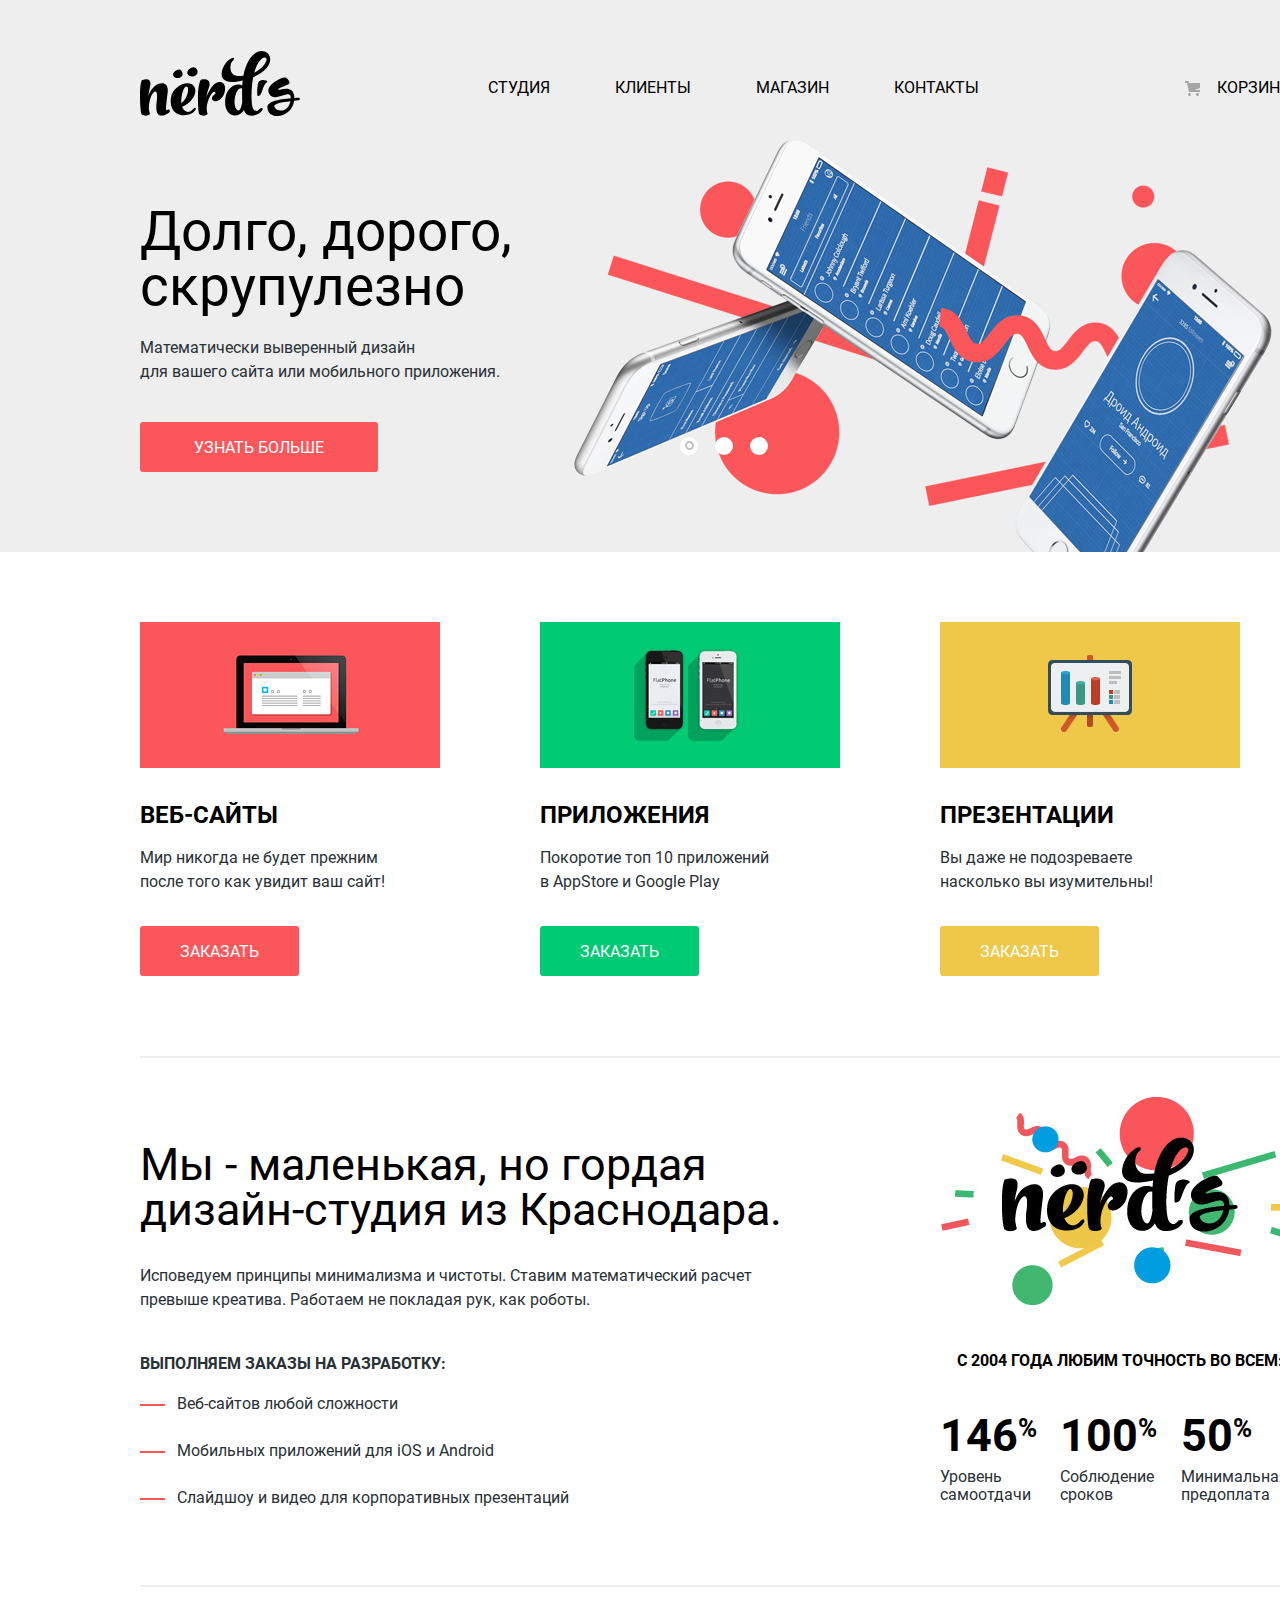
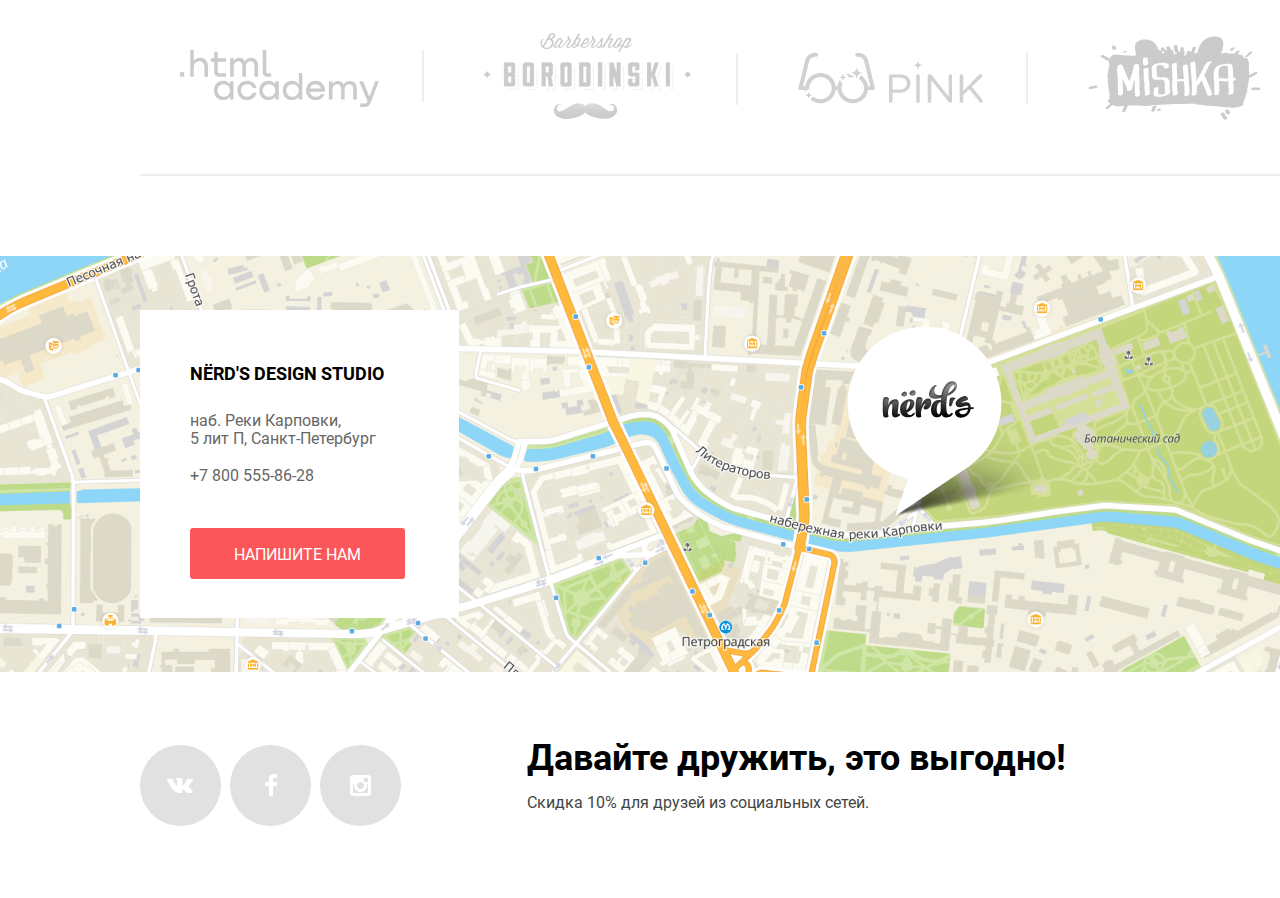
<file: index.html>
<!DOCTYPE html>
<html class="page" lang="ru">
  <head>
    <meta charset="utf-8">
    <link rel="stylesheet" href="/css/normalize.css">
    <link rel="stylesheet" href="/css/style.css">
    <link rel="icon" href="/favicon.ico">
    <link rel="icon" href="img/favicon/favicon.svg" type="image/svg+xml">
    <link rel="apple-touch-icon" href="img/favicon/favicon180.png">
    <link rel="manifest" href="manifest.webmanifest">
    <title>Нёрдс</title>
  </head>

  <body class="page-body">

    <header class="main-header main-bg">
      <nav class="main-navigation">
        <div class="container">
        <div class="main-navigation-wrapper">
        <a class="main-header-logo" href="index.html">
          <img src="img/logo/nerds-logo.svg" width="160" height="65" alt="Логотип сайта НЕРДС">
        </a>
          <ul class="site-navigation clear-list">
            <li><a href="blank.html">Студия</a></li>
            <li><a href="blank.html">Клиенты</a></li>
            <li><a href="catalog.html">Магазин</a></li>
            <li><a href="blank.html">Контакты</a></li>
          </ul>
        <div class="basket-navigation">
          <a class="basket-link" href="blank.html"><span>Корзина</span></a>
        </div>
        </div>
        </div>
      </nav>
    </header>

    <main>
      <div class="slider-list main-bg">
      <section class="container">
      <h1 class="visually-hidden">Интернет магазин Нёрдс</h1>
      <h2 class="visually-hidden">Слайдер о преимуществах</h2>
       <div class="slider-advantages">
          <div class="slider-item slider-item-smartfones">
            <h3>Долго, дорого,<br> скрупулезно</h3>
            <p>Математически выверенный дизайн <br> для вашего сайта или мобильного приложения.</p>
            <a class="button advantages-button" href="blank.html"><span class="active-opacity">Узнать больше</span></a>
          </div>
          <div class="slider-item slider-item-monitor">
            <h3>Любим математику<br> как никто другой</h3>
            <p>Никакого креатива, только математические формулы<br> для расчета идеальных пропорций</p>
            <a class="button advantages-button" href="blank.html"><span class="active-opacity">Узнать больше</span></a>
          </div>
          <div class="slider-item slider-item-tablet">
              <h3>Только ночь,<br> только хардкор</h3>
              <p>Работать днем, как все? Мы против этого.<br> Ближе к полуночи работа только начинается.</p>
              <a class="button advantages-button" href="blank.html"><span class="active-opacity">Узнать больше</span></a>
          </div>
        </div>
        <div class="slider-controls">
          <button class="slider-button slider-controls-current"  type="button" aria-label="Первый слайд"></button>
          <button class="slider-button" type="button" aria-label="Второй слайд"></button>
          <button class="slider-button" type="button" aria-label="Третий слайд"></button>
        </div>
      </section>
      </div>

      <div class="container">
      <section class="services">
        <h2 class="visually-hidden">Услуги компании</h2>
        <ul class="services-list clear-list">
          <li class="services-item">
            <img src="img/services/illustration-website.png" width="300" height="146" alt="website">
            <h3>Веб-сайты</h3>
            <p>Мир никогда не будет прежним <br> после того как увидит ваш сайт!</p>
            <a class="button website-button" href="catalog.html"><span class="active-opacity">Заказать</span></a>
          </li>
          <li class="services-item">
            <img src="img/services/illustration-aplication.png" width="300" height="146" alt="aplication">
            <h3>Приложения</h3>
            <p>Покоротие топ 10 приложений<br> в AppStore и Google Play</p>
            <a class="button app-button" href="catalog.html"><span class="active-opacity">Заказать</span></a>
          </li>
          <li class="services-item">
            <img src="img/services/illustration-presentation.png" width="300" height="146" alt="aplication">
            <h3>Презентации</h3>
            <p>Вы даже не подозреваете<br> насколько вы изумительны!</p>
            <a class="button presentation-button" href="catalog.html"><span class="active-opacity">Заказать</span></a>
          </li>
        </ul>
      </section>

      <div class="index-columns">
      <section class="about-company">
        <h2 class="visually-hidden">О студии</h2>
          <p class="proud-about-company">Мы - маленькая, но гордая<br>дизайн-студия из Краснодара.</p>
          <p class="text-about-company">Исповедуем принципы минимализма и чистоты. Ставим математический расчет<br>превыше креатива. Работаем не покладая рук, как роботы.</p>
          <p class="order-about-company">Выполняем заказы на разработку:</p>
          <ul class="about-company-list clear-list">
            <li class="about-compay-item">Веб-сайтов любой сложности</li>
            <li class="about-compay-item">Мобильных приложений для iOS и Android</li>
            <li class="about-compay-item">Слайдшоу и видео для корпоративных презентаций</li>
          </ul>
        </section>

        <section class="about-accuracy">
          <img src="img/logo/nerds-illustration1.png" width="360" height="208" alt="Иллюстрация слова Nёrd's">
        <h3>с 2004 года Любим точность во всем:</h3>
        <dl class="about-company-accuracy">
          <dt>146<span>%</span></dt>
          <dd>Уровень<br> самоотдачи</dd>
          <dt>100<span>%</span></dt>
          <dd>Соблюдение<br> сроков</dd>
          <dt>50<span>%</span></dt>
          <dd>Минимальная<br> предоплата</dd>
        </dl>
        </section>
      </div>

        <section class="clients">
          <h2 class="visually-hidden">Наши Клиенты</h2>
        <ul class="clients-list clear-list">
          <li class="clients-item">
            <a href="https://htmlacademy.ru/intensive/htmlcss" aria-label="Сайт HTML академии">
              <img src="img/logo/logo_htmlacademy1.svg" width="199" height="57" alt="Логотип Академия">
            </a>
          </li>
          <li class="clients-item">
            <a href="#" aria-label="Сайт барбершопа Бородинский">
              <img src="img/logo/logo-borodinski2.png" width="209" height="90" alt="Логотип Бородински">
            </a>
          </li>
          <li class="clients-item">
            <a href="#" aria-label="Сайт приложения Pink">
              <img src="img/logo/logo-pink31.png" width="185" height="52" alt="Логотип Пинк">
            </a>
          </li>
          <li class="clients-item">
            <a href="#" aria-label="Сайт магазина мягких игрушек Mishka">
              <img src="img/logo/logo-mishka4.png" width="173" height="84" alt="Логотип Мишка">
            </a>
          </li>
        </ul>
        </section>
      </div>

        <section class="contacts">
          <h2 class="visually-hidden">Контакты</h2>
          <div class= "contact-list container">
            <div class="contacts-block">
              <p class="contacts-name">nёrd's design studio</p>
              <p class="contacts-adress">наб. Реки Карповки,<br>5 лит П, Санкт-Петербург</p>
              <p class="contacts-tel"><a class="contacts-phone" href="tel:+78005558628">+7 800 555-86-28</a></p>
              <a class="button contacts-button" href="#"><span class="active-opacity">Напишите нам</span></a>
            </div>
          </div>
            <div class="contacts-map">
            <iframe class="contacts-iframe" src="https://www.google.com/maps/embed?pb=!1m23!1m12!1m3!1d7987.039402127665!2d30.310156781930228!3d59.96930696536927!2m3!1f0!2f0!3f0!3m2!1i1024!2i768!4f13.1!4m8!3e6!4m0!4m5!1s0x4696314db404b36b%3A0x1d934f1978240bba!2z0L3QsNCxLiDQoNC10LrQuCDQmtCw0YDQv9C-0LLQutC4LCA1INC70LjRgiDQnywg0KHQsNC90LrRgi3Qn9C10YLQtdGA0LHRg9GA0LMsIDE5NzAyMg!3m2!1d59.968584299999996!2d30.317861699999998!5e0!3m2!1sru!2sru!4v1692813069547!5m2!1sru!2sru" width="1440" height="416" style="border:0;" allowfullscreen="" loading="lazy" referrerpolicy="no-referrer-when-downgrade"></iframe>
            <img src="img/map.png" alt="Карта c офисом компании по адресу набережная реки Карповки, 5, литера П, Санкт-Петербург">
          </div>
        </section>
    </main>

      <footer class="main-footer">
        <div class="container">
        <section class="footer-social">
        <h2 class="visually-hidden">Социальные сети</h2>
          <ul class="footer-list clear-list">
            <li class="footer-item">
              <a class="social-button" href="#">
                <span class="visually-hidden">Вконтакте</span>
                <svg aria-hidden="true" width="27" height="15" viewBox="0 0 27 15" fill="none" xmlns="http://www.w3.org/2000/svg">
                <path d="M16.138 11.51C17.094 11.201 18.318 13.55 19.621 14.449C20.599 15.13 21.348 14.983 21.348 14.983L24.821 14.933C24.821 14.933 26.636 14.821 25.778 13.379C25.707 13.259 25.275 12.31 23.193 10.357C21.016 8.31404 21.311 8.64504 23.932 5.11304C25.529 2.96004 26.168 1.64504 25.968 1.08504C25.776 0.546037 24.603 0.686037 24.603 0.686037L20.69 0.713037C20.309 0.714037 19.986 0.832037 19.839 1.22804C19.836 1.23204 19.218 2.89404 18.394 4.30704C16.653 7.29604 15.958 7.45504 15.67 7.26804C15.009 6.83504 15.176 5.53104 15.176 4.60404C15.176 1.70704 15.608 0.499037 14.33 0.187037C13.903 0.0830374 13.591 0.0150374 12.502 0.00503741C11.11 -0.0159626 9.92797 0.00503743 9.25797 0.334037C8.81297 0.557037 8.47197 1.04604 8.67897 1.07404C8.93897 1.10904 9.52197 1.23404 9.83397 1.66004C10.235 2.21204 10.223 3.44904 10.223 3.44904C10.223 3.44904 10.452 6.86004 9.68297 7.28304C9.15497 7.57304 8.43297 6.98104 6.87997 4.26704C6.08697 2.87904 5.48797 1.34504 5.48797 1.34504C5.48797 1.34504 5.37197 1.06004 5.16197 0.904037C4.91197 0.719037 4.56197 0.660037 4.56197 0.660037L0.84797 0.684037C0.84797 0.684037 0.28997 0.700037 0.0849697 0.946037C-0.0970303 1.16404 0.0699697 1.61404 0.0699697 1.61404C0.0699697 1.61404 2.97897 8.49504 6.27297 11.961C9.29297 15.143 12.725 14.932 12.725 14.932H14.28C14.28 14.932 14.749 14.878 14.989 14.62C15.213 14.38 15.203 13.929 15.203 13.929C15.203 13.929 15.172 11.82 16.138 11.51Z" fill="white"/>
                </svg>
              </a>
            </li>
            <li class="footer-item">
              <a class="social-button" href="#">
                <span class="visually-hidden">Фейсбук</span>
                <svg aria-hidden="true" width="12" height="22" viewBox="0 0 12 22" fill="none" xmlns="http://www.w3.org/2000/svg">
                <path d="M12 4V0H8C5.79086 0 4 1.79086 4 4V8H0V12H4V22H8V12H12V8H8V4H12Z" fill="white"/>
                </svg>
              </a>
            </li>
            <li class="footer-item">
              <a class="social-button" href="#">
                <span class="visually-hidden">Инстаграм</span>
                <svg aria-hidden="true" width="21" height="21" viewBox="0 0 21 21" fill="none" xmlns="http://www.w3.org/2000/svg">
                <path fill-rule="evenodd" clip-rule="evenodd" d="M3 0H18C19.65 0 21 1.35 21 3V18C21 19.65 19.65 21 18 21H3C1.35 21 0 19.65 0 18V3C0 1.35 1.35 0 3 0ZM14 10.5C14 8.57 12.43 7 10.5 7C8.57 7 7 8.57 7 10.5C7 12.43 8.57 14 10.5 14C12.43 14 14 12.43 14 10.5ZM3 18V9H4.181C4.0626 9.49127 4.00186 9.99467 4 10.5C4 14.0899 6.91015 17 10.5 17C14.0899 17 17 14.0899 17 10.5C16.9986 9.99464 16.9379 9.49118 16.819 9H18V18H3ZM14 7H18V3H14V7Z" fill="white"/>
                </svg>
              </a>
            </li>
          </ul>
        </section>
        <div class="footer-words">
        <p class="footer-friend">Давайте дружить, это выгодно!</p>
        <p class="footer-discont">Скидка 10% для друзей из социальных сетей.</p>
        </div>
        </div>
      </footer>


        <section class="modal modal-write">
          <form class="modal-form" action="https://echo.htmlacademy.ru" method="post">
            <fieldset class="fieldset-clear">
              <legend>Напишите нам</legend>
                <ul class="modal-items clear-list">
                  <li>
                    <label for="name-user">Ваше имя:</label>
                    <input class="modal-user" type="text" name="name-user" id="name-user" placeholder="Имя и Фамилия:">
                  </li>
                  <li>
                    <label for="email-user">Ваш email:</label>
                    <input class="modal-email" type="email" name="email-user" id="email-user" placeholder="email@example.com">
                  </li>
                  <li>
                    <label for="text-user">Текст письма:</label>
                    <textarea class="modal-Text-User" name="text-user" id="text-user" cols="15" rows="5" placeholder="В свободной форме"></textarea>
                  </li>
                </ul>
              <button class="modal-send" type="submit">Отправить</button>
              <button class="modal-close" type="button" aria-label="Закрыть форму обратной связи"></button>
          </form>
        </section>

      <script src="/js/modal.js"></script>
      <script src="/js/slider.js"></script>
  </body>
</html>
</file>
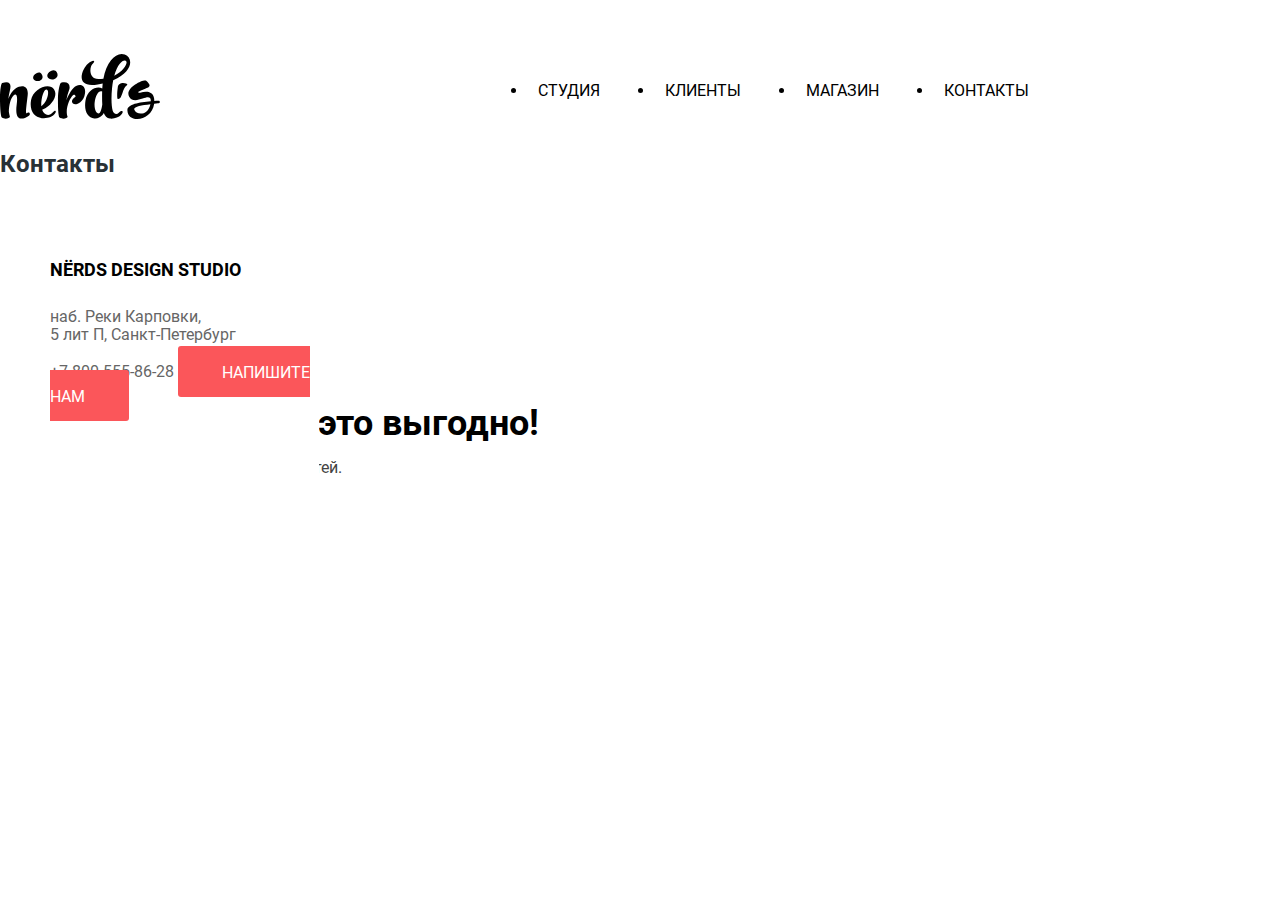
<file: blank.html>
<!DOCTYPE html>
<html class="page" lang="ru">
  <head>
    <meta charset="utf-8">
    <link rel="stylesheet" href="/css/normalize.css">
    <link rel="stylesheet" href="/css/style.css">
    <link rel="icon" href="/favicon.ico">
    <link rel="icon" href="img/favicon/favicon.svg" type="image/svg+xml">
    <link rel="apple-touch-icon" href="img/favicon/favicon180.png">
    <link rel="manifest" href="manifest.webmanifest">
    <title>Нёрдс</title>
  </head>

  <body class="page-body">

    <header class="main-header">
      <nav class="main-navigation">
        <div class="main-navigation-wrapper">
        <a class="main-header-logo" href="index.html">
          <img src="img/logo/nerds-logo.svg" width="160" height="65" alt="Логотип сайта НЕРДС">
        </a>
          <ul class="site-navigation">
          <li>
            <a href="blank.html">Студия</a>
          </li>
          <li>
            <a href="blank.html">Клиенты</a>
          </li>
          <li>
            <a href="catalog.html">Магазин</a>
          </li>
          <li>
            <a href="blank.html">Контакты</a>
          </li>
          </ul>
          <div class="user-navigation">
            <a class="basket-navigation" href="blank.html">Корзина</a>
          </div>
        </div>
      </nav>
    </header>

    <main>
      <section class="contacts">
        <h2>Контакты</h2>
        <div class="contacts-block">
        <p class="contacts-name">NЁRDS DESIGN STUDIO</p>
        <p class="contacts-adress">наб. Реки Карповки,<br>
        5 лит П, Санкт-Петербург</p>
        <a class="contacts-phone" href="tel:+78005558628">+7 800 555-86-28</a>
        <a class="button contacts-button" href="blank.html"><span class="active-opacity">Напишите нам</span></a>
      </div>
      </section>
    </main>

    <footer class="main-footer">
      <div class="container2">
      <section class="footer-social">
      <h2>Социальные сети</h2>
        <ul class="footer-list">
          <li class="footer-item">
            <a class="social-button" href="#">
              <span>Вконтакте</span>
              <svg width="27" height="15" viewBox="0 0 27 15" fill="black" xmlns="http://www.w3.org/2000/svg">
              <path d="M16.138 11.51C17.094 11.201 18.318 13.55 19.621 14.449C20.599 15.13 21.348 14.983 21.348 14.983L24.821 14.933C24.821 14.933 26.636 14.821 25.778 13.379C25.707 13.259 25.275 12.31 23.193 10.357C21.016 8.31404 21.311 8.64504 23.932 5.11304C25.529 2.96004 26.168 1.64504 25.968 1.08504C25.776 0.546037 24.603 0.686037 24.603 0.686037L20.69 0.713037C20.309 0.714037 19.986 0.832037 19.839 1.22804C19.836 1.23204 19.218 2.89404 18.394 4.30704C16.653 7.29604 15.958 7.45504 15.67 7.26804C15.009 6.83504 15.176 5.53104 15.176 4.60404C15.176 1.70704 15.608 0.499037 14.33 0.187037C13.903 0.0830374 13.591 0.0150374 12.502 0.00503741C11.11 -0.0159626 9.92797 0.00503743 9.25797 0.334037C8.81297 0.557037 8.47197 1.04604 8.67897 1.07404C8.93897 1.10904 9.52197 1.23404 9.83397 1.66004C10.235 2.21204 10.223 3.44904 10.223 3.44904C10.223 3.44904 10.452 6.86004 9.68297 7.28304C9.15497 7.57304 8.43297 6.98104 6.87997 4.26704C6.08697 2.87904 5.48797 1.34504 5.48797 1.34504C5.48797 1.34504 5.37197 1.06004 5.16197 0.904037C4.91197 0.719037 4.56197 0.660037 4.56197 0.660037L0.84797 0.684037C0.84797 0.684037 0.28997 0.700037 0.0849697 0.946037C-0.0970303 1.16404 0.0699697 1.61404 0.0699697 1.61404C0.0699697 1.61404 2.97897 8.49504 6.27297 11.961C9.29297 15.143 12.725 14.932 12.725 14.932H14.28C14.28 14.932 14.749 14.878 14.989 14.62C15.213 14.38 15.203 13.929 15.203 13.929C15.203 13.929 15.172 11.82 16.138 11.51Z" fill="black"/>
              </svg>
            </a>
          </li>
          <li class="footer-item">
            <a class="social-button" href="#">
              <span>Фейсбук</span>
              <svg width="12" height="22" viewBox="0 0 12 22" fill="black" xmlns="http://www.w3.org/2000/svg">
              <path d="M12 4V0H8C5.79086 0 4 1.79086 4 4V8H0V12H4V22H8V12H12V8H8V4H12Z" fill="black"/>
              </svg>
            </a>
          </li>
          <li class="footer-item">
            <a class="social-button" href="#">
              <span>Инстаграм</span>
              <svg width="21" height="21" viewBox="0 0 21 21" fill="black" xmlns="http://www.w3.org/2000/svg">
              <path fill-rule="evenodd" clip-rule="evenodd" d="M3 0H18C19.65 0 21 1.35 21 3V18C21 19.65 19.65 21 18 21H3C1.35 21 0 19.65 0 18V3C0 1.35 1.35 0 3 0ZM14 10.5C14 8.57 12.43 7 10.5 7C8.57 7 7 8.57 7 10.5C7 12.43 8.57 14 10.5 14C12.43 14 14 12.43 14 10.5ZM3 18V9H4.181C4.0626 9.49127 4.00186 9.99467 4 10.5C4 14.0899 6.91015 17 10.5 17C14.0899 17 17 14.0899 17 10.5C16.9986 9.99464 16.9379 9.49118 16.819 9H18V18H3ZM14 7H18V3H14V7Z" fill="black"/>
              </svg>
            </a>
          </li>
        </ul>
      </section>
      <div class="footer-words">
      <p class="footer-friend">Давайте дружить, это выгодно!</p>
      <p class="footer-discont">Скидка 10% для друзей из социальных сетей.</p>
      </div>
      </div>
    </footer>
</file>
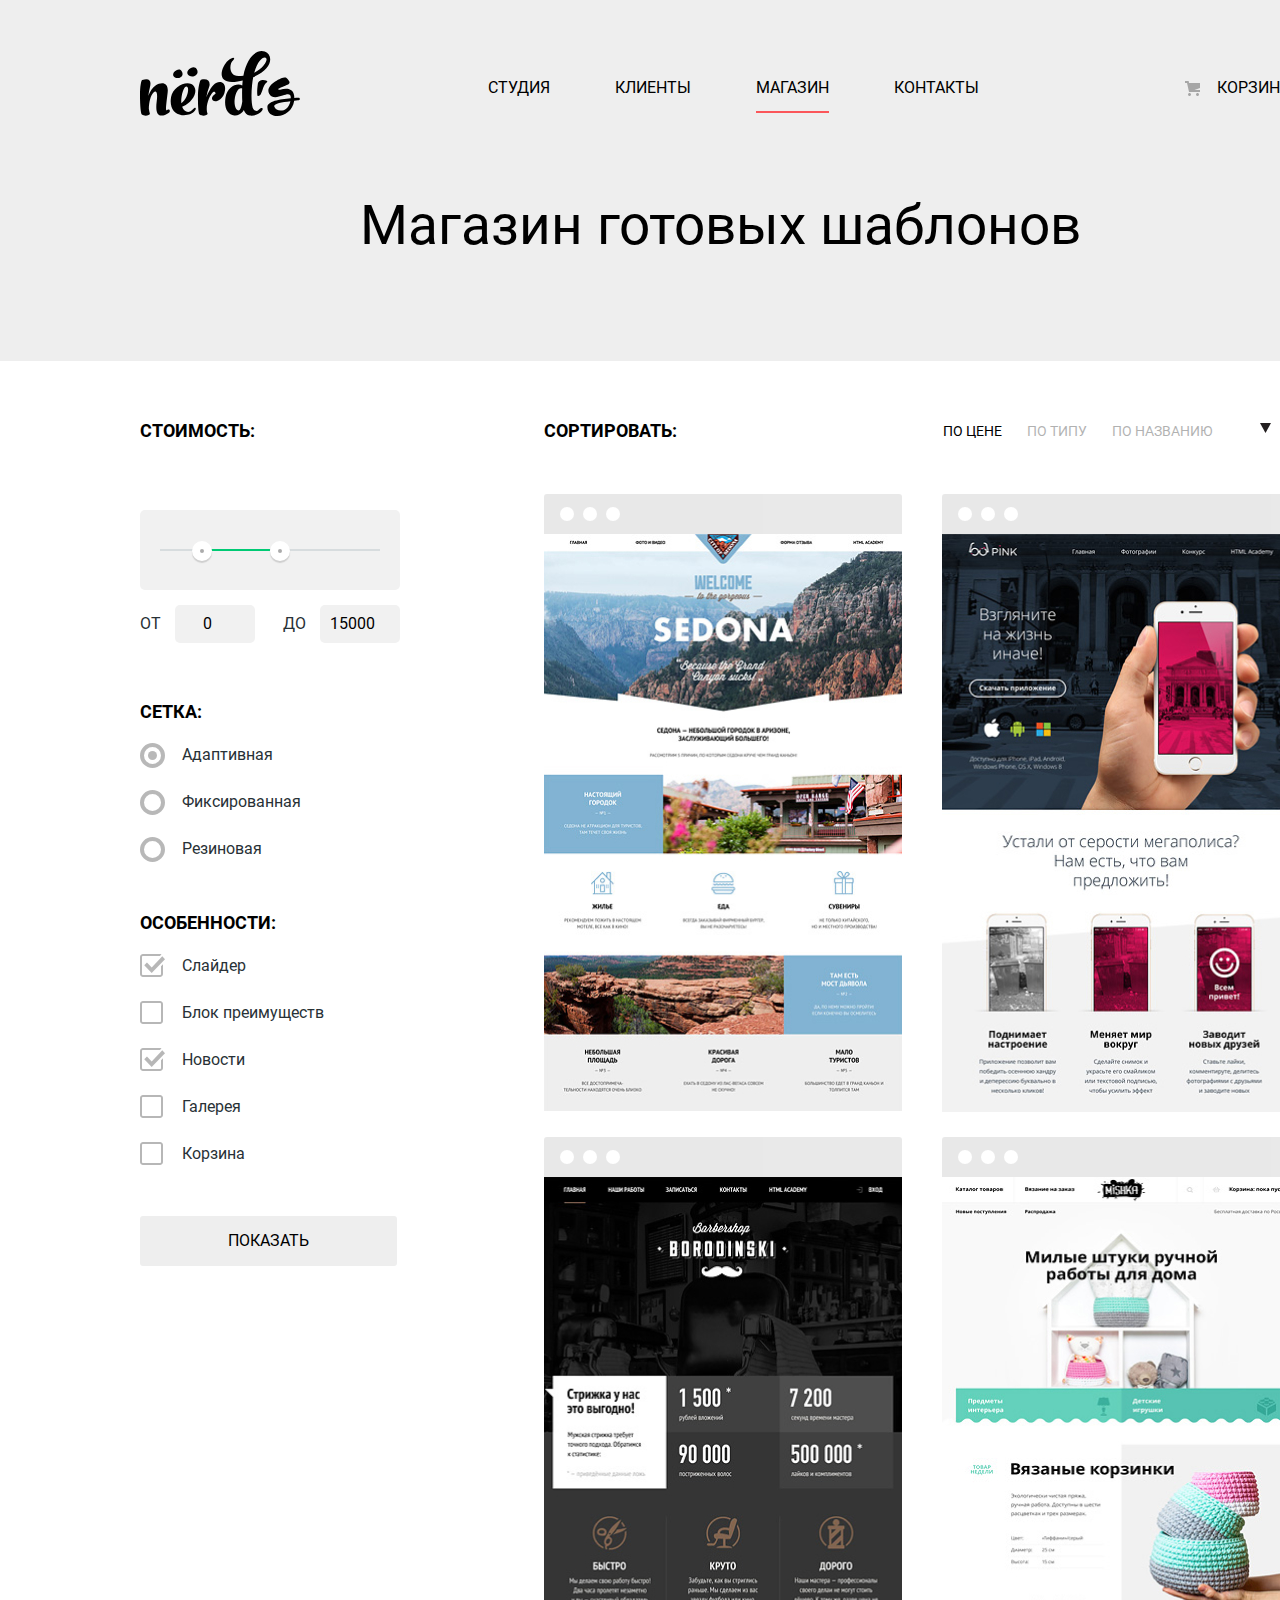
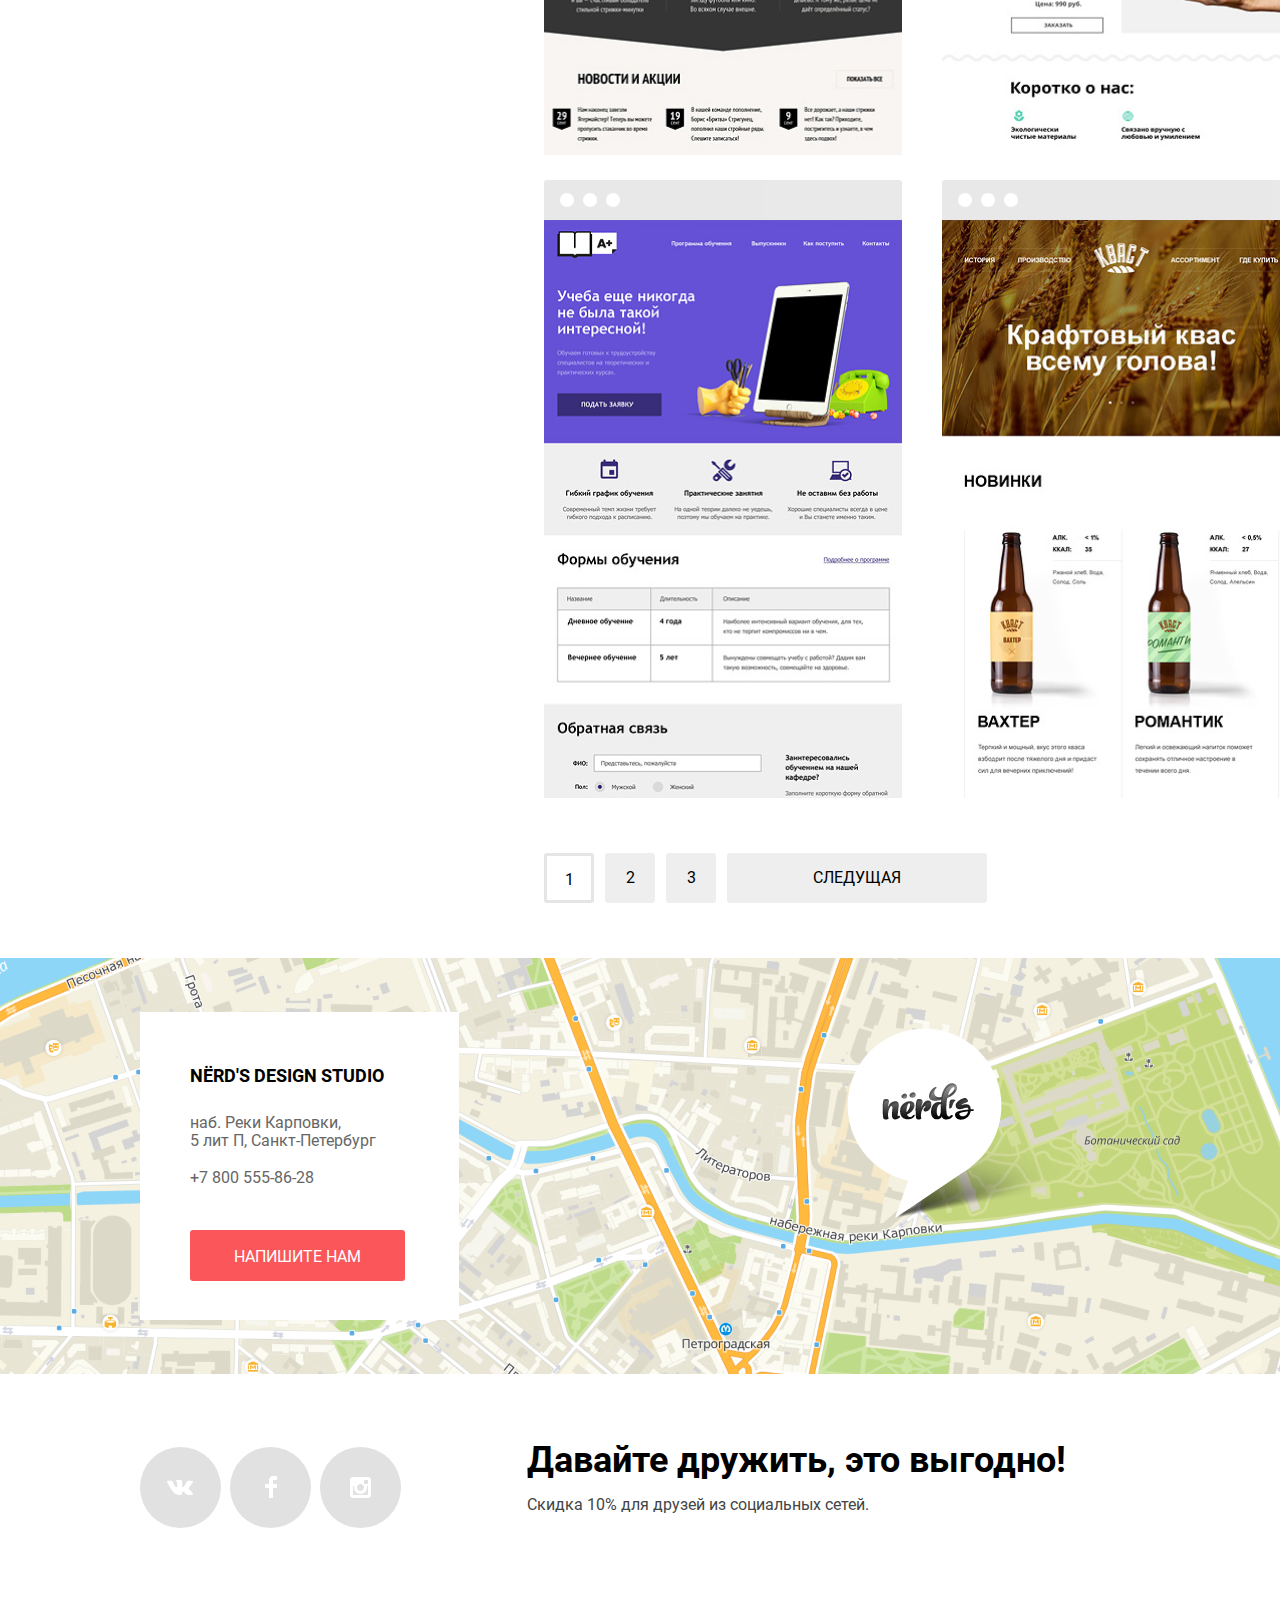
<file: catalog.html>
<!DOCTYPE html>
<html class="page" lang="ru">
  <head>
    <meta charset="utf-8">
    <link rel="stylesheet" href="/css/normalize.css">
    <link rel="stylesheet" href="/css/style.css">
    <link rel="icon" href="/favicon.ico">
    <link rel="icon" href="img/favicon/favicon.svg" type="image/svg+xml">
    <link rel="apple-touch-icon" href="img/favicon/favicon180.png">
    <link rel="manifest" href="manifest.webmanifest">
    <title>Нёрдс</title>
  </head>

  <body class="page-body">

    <header class="main-header main-bg">
      <nav class="main-navigation">
        <div class="container">
        <div class="main-navigation-wrapper">
        <a class="main-header-logo" href="index.html">
          <img src="img/logo/nerds-logo.svg" width="160" height="65" alt="Логотип сайта НЕРДС">
        </a>
          <ul class="site-navigation clear-list">
            <li><a href="blank.html">Студия</a></li>
            <li><a href="blank.html">Клиенты</a></li>
            <li><a class="active-navigation" href="catalog.html">Магазин</a></li>
            <li><a href="blank.html">Контакты</a></li>
          </ul>
          <div class="basket-navigation">
            <a class="basket-link" href="blank.html"><span>Корзина</span></a>
          </div>
        </div>
        </div>
      </nav>
    </header>

    <main>
      <section class="main-bg catalog-main-head">
        <h1>Магазин готовых шаблонов</h1>
      </section>

      <div class="container">
        <div class="catalog-grid">
          <section class="product-filters">
           <h2>Фильтор товаров</h2>
            <form class="form-filter" method="get" action="https://echo.htmlacademy.ru">
             <fieldset class="filter-item">
            <legend>Стоимость:</legend>
            <div class="range-filter">
              <div class="range-controls">
                <div class="scale">
                  <div class="bar" style="width: 30%; margin-left: 20%"></div>
                </div>
                <div class="toggle toggle-min" tabindex="0" style="left: 20%"></div>
                <div class="toggle toggle-max" tabindex="0" style="left: 50%"></div>
              </div>
              <div class="price-controls">
                <label class="min-price">от <input type="number" name="min-price" value="0">
                </label>
                <label class="max-price">до <input type="number" name="max-price" value="15000">
                </label>
              </div>
              </div>
             </fieldset>

          <fieldset class="form-grid fieldset-clear">
            <legend class="tech-title">Сетка:</legend>
              <input class="filter-input-radio visually-hidden" type="radio" id="adaptive" name="grid" checked value="adaptiv">
                <label for="adaptive">Адаптивная</label>
              <input class="filter-input-radio visually-hidden" type="radio" id="fixed" name="grid" value="fixet">
                <label for="fixed">Фиксированная</label>
              <input class="filter-input-radio visually-hidden" type="radio" id="retine" name="grid" value="rubber">
                <label for="retine">Резиновая</label>

          </fieldset>

          <fieldset class="form-features fieldset-clear">
            <legend class="tech-title">Особенности:</legend>
              <input class="filter-input-checkbox visually-hidden" type="checkbox" id="slider" name="peculiarities" checked value="slider">
                <label for="slider">Слайдер</label>
              <input class="filter-input-checkbox visually-hidden" type="checkbox" id="features" name="peculiarities" value="benefits">
                <label for="features">Блок преимуществ</label>
              <input class="filter-input-checkbox visually-hidden" type="checkbox" id="news" name="peculiarities" checked value="news">
                <label for="news">Новости</label>
              <input class="filter-input-checkbox visually-hidden" type="checkbox" id="galery" name="peculiarities" value="gallery">
                <label for="galery">Галерея</label>
               <input class="filter-input-checkbox visually-hidden" type="checkbox" id="cart" name="peculiarities" value="basket">
                <label for="cart">Корзина</label>
          </fieldset>
          <button type="submit" class="filter-button button"><span class="active-opacity">Показать</span></button>
          </form>
          </section>

      <section>
        <div class="sort-list-flex">
          <p>Сортировать:</p>
        <div class="sorting-list">
          <ul class="sorting-filter clear-list">
            <li class="sorting-filter-current"><a href="#">По цене</a></li>
            <li class=""><a href="#">По типу</a></li>
            <li class=""><a href="#">По названию</a></li>
          </ul>
          <ul class="arrows clear-list">
            <li class="arrows-filter-current"><a href="#"><img src="img/icons/arrowdown-dir.svg" alt="Сортировка по убыванию"></a></li>
            <li><a href="#"><img src="img/icons/icon-up-dir.svg" alt="Сортировка по возростанию"></a></li>
          </ul>
        </div>
        </div>

        <h2 class="visually-hidden">Каталог сайтов</h2>

        <ul class="products-list clear-list">
          <li class="products-list-item">
            <div class="products-description">
              <h3><a class="product-name" href="#">Sedona</a></h3>
              <p>Информационный сайт<br> для туристов</p>
              <a class="button products-button" href="#">9 900 ₽</a>
            </div>
            <ul class="products-header-items clear-list">
              <li></li>
              <li></li>
              <li></li>
            </ul>
            <img src="img/site_catalog/sedona1.jpg" width="358" height="578" alt="Скриншот сайта для туристов Sedona">
          </li>
          <li class="products-list-item">
            <div class="products-description">
              <h3><a class="product-name" href="#">Pink app</a></h3>
              <p>Продуктовый лендинг<br> приложения для iOS и Android</p>
              <a class="button products-button" href="#">9 900 ₽</a>
            </div>
            <ul class="products-header-items clear-list">
              <li></li>
              <li></li>
              <li></li>
            </ul>
            <img src="img/site_catalog/pink1.jpg" width="358" height="578" alt="Скриншот сайта для приложения Pink">
          </li>
          <li class="products-list-item">
            <div class="products-description">
              <h3><a class="product-name" href="#">Barbershop</a></h3>
              <p>Сайт салона красоты.<br> Для мужчин, да.</p>
              <a class="button products-button" href="#">9 900 ₽</a>
            </div>
            <ul class="products-header-items clear-list">
              <li></li>
              <li></li>
              <li></li>
            </ul>
            <img src="img/site_catalog/barbershop1.jpg" width="358" height="578" alt="Скришот сайта барбершопа Barbershop">
          </li>
          <li class="products-list-item">
            <div class="products-description">
              <h3><a class="product-name" href="#">Mishka</a></h3>
              <p>Интернет-магазин<br> вязанных игрушек</p>
              <a class="button products-button" href="#">9 900 ₽</a>
            </div>
            <ul class="products-header-items clear-list">
              <li></li>
              <li></li>
              <li></li>
            </ul>
            <img src="img/site_catalog/mishka1.jpg" width="358" height="578" alt="Скриншот сайта вязанных игрушек Mishka">
          </li>
          <li class="products-list-item">
            <div class="products-description">
              <h3><a class="product-name" href="#">A plus</a></h3>
              <p>Лендинг курсов повышения<br> квалификация</p>
              <a class="button products-button" href="#">9 900 ₽</a>
            </div>
            <ul class="products-header-items clear-list">
              <li></li>
              <li></li>
              <li></li>
            </ul>
            <img src="img/site_catalog/aplus1.jpg" width="358" height="578" alt="Скриншот сайта курсов Aplus">
          </li>
          <li class="products-list-item">
            <div class="products-description">
              <h3><a class="product-name" href="#">Кваст</a></h3>
              <p>Промо-сайт производителя<br> крафтового кваса</p>
              <a class="button products-button" href="#">9 900 ₽</a>
            </div>
            <ul class="products-header-items clear-list">
              <li></li>
              <li></li>
              <li></li>
            </ul>
            <img src="img/site_catalog/kvast1.jpg" width="358" height="578" alt="Скриншот сайта крафтового кваса kvast">
          </li>
        </ul>

        <div>
          <ul class="pagination-list clear-list">
            <li><a class="pagination-active pagination-item">1</a></li>
            <li><a class="pagination-item" href="#">2</a></li>
            <li><a class="pagination-item" href="#">3</a></li>
            <li><a class="pagination-item pagination-next-page" href="#">Следущая</a></li>
          </ul>
        </div>
        </section>
      </div>
      </div>


      <section class="contacts">
        <h2 class="visually-hidden">Контакты</h2>
        <div class= "contact-list container">
          <div class="contacts-block">
            <p class="contacts-name">nёrd's design studio</p>
            <p class="contacts-adress">наб. Реки Карповки,<br>5 лит П, Санкт-Петербург</p>
            <p class="contacts-tel"><a class="contacts-phone" href="tel:+78005558628">+7 800 555-86-28</a></p>
            <a class="button contacts-button" href="#"><span class="active-opacity">Напишите нам</span></a>
          </div>
        </div>
          <div class="contacts-map">
          <iframe class="contacts-iframe" src="https://www.google.com/maps/embed?pb=!1m23!1m12!1m3!1d7987.039402127665!2d30.310156781930228!3d59.96930696536927!2m3!1f0!2f0!3f0!3m2!1i1024!2i768!4f13.1!4m8!3e6!4m0!4m5!1s0x4696314db404b36b%3A0x1d934f1978240bba!2z0L3QsNCxLiDQoNC10LrQuCDQmtCw0YDQv9C-0LLQutC4LCA1INC70LjRgiDQnywg0KHQsNC90LrRgi3Qn9C10YLQtdGA0LHRg9GA0LMsIDE5NzAyMg!3m2!1d59.968584299999996!2d30.317861699999998!5e0!3m2!1sru!2sru!4v1692813069547!5m2!1sru!2sru" width="1440" height="416" style="border:0;" allowfullscreen="" loading="lazy" referrerpolicy="no-referrer-when-downgrade"></iframe>
          <img src="img/map.png" alt="Карта c офисом компании по адресу набережная реки Карповки, 5, литера П, Санкт-Петербург">
        </div>
      </section>
    </main>

    <footer class="main-footer">
      <div class="container">
      <section class="footer-social">
      <h2 class="visually-hidden">Социальные сети</h2>
        <ul class="footer-list clear-list">
          <li class="footer-item">
            <a class="social-button" href="#">
              <!-- <span>Вконтакте</span> -->
              <svg width="27" height="15" viewBox="0 0 27 15" fill="none" xmlns="http://www.w3.org/2000/svg">
              <path d="M16.138 11.51C17.094 11.201 18.318 13.55 19.621 14.449C20.599 15.13 21.348 14.983 21.348 14.983L24.821 14.933C24.821 14.933 26.636 14.821 25.778 13.379C25.707 13.259 25.275 12.31 23.193 10.357C21.016 8.31404 21.311 8.64504 23.932 5.11304C25.529 2.96004 26.168 1.64504 25.968 1.08504C25.776 0.546037 24.603 0.686037 24.603 0.686037L20.69 0.713037C20.309 0.714037 19.986 0.832037 19.839 1.22804C19.836 1.23204 19.218 2.89404 18.394 4.30704C16.653 7.29604 15.958 7.45504 15.67 7.26804C15.009 6.83504 15.176 5.53104 15.176 4.60404C15.176 1.70704 15.608 0.499037 14.33 0.187037C13.903 0.0830374 13.591 0.0150374 12.502 0.00503741C11.11 -0.0159626 9.92797 0.00503743 9.25797 0.334037C8.81297 0.557037 8.47197 1.04604 8.67897 1.07404C8.93897 1.10904 9.52197 1.23404 9.83397 1.66004C10.235 2.21204 10.223 3.44904 10.223 3.44904C10.223 3.44904 10.452 6.86004 9.68297 7.28304C9.15497 7.57304 8.43297 6.98104 6.87997 4.26704C6.08697 2.87904 5.48797 1.34504 5.48797 1.34504C5.48797 1.34504 5.37197 1.06004 5.16197 0.904037C4.91197 0.719037 4.56197 0.660037 4.56197 0.660037L0.84797 0.684037C0.84797 0.684037 0.28997 0.700037 0.0849697 0.946037C-0.0970303 1.16404 0.0699697 1.61404 0.0699697 1.61404C0.0699697 1.61404 2.97897 8.49504 6.27297 11.961C9.29297 15.143 12.725 14.932 12.725 14.932H14.28C14.28 14.932 14.749 14.878 14.989 14.62C15.213 14.38 15.203 13.929 15.203 13.929C15.203 13.929 15.172 11.82 16.138 11.51Z" fill="white"/>
              </svg>
            </a>
          </li>
          <li class="footer-item">
            <a class="social-button" href="#">
              <!-- <span>Фейсбук</span> -->
              <svg width="12" height="22" viewBox="0 0 12 22" fill="none" xmlns="http://www.w3.org/2000/svg">
              <path d="M12 4V0H8C5.79086 0 4 1.79086 4 4V8H0V12H4V22H8V12H12V8H8V4H12Z" fill="white"/>
              </svg>
            </a>
          </li>
          <li class="footer-item">
            <a class="social-button" href="#">
              <!-- <span>Инстаграм</span> -->
              <svg width="21" height="21" viewBox="0 0 21 21" fill="none" xmlns="http://www.w3.org/2000/svg">
              <path fill-rule="evenodd" clip-rule="evenodd" d="M3 0H18C19.65 0 21 1.35 21 3V18C21 19.65 19.65 21 18 21H3C1.35 21 0 19.65 0 18V3C0 1.35 1.35 0 3 0ZM14 10.5C14 8.57 12.43 7 10.5 7C8.57 7 7 8.57 7 10.5C7 12.43 8.57 14 10.5 14C12.43 14 14 12.43 14 10.5ZM3 18V9H4.181C4.0626 9.49127 4.00186 9.99467 4 10.5C4 14.0899 6.91015 17 10.5 17C14.0899 17 17 14.0899 17 10.5C16.9986 9.99464 16.9379 9.49118 16.819 9H18V18H3ZM14 7H18V3H14V7Z" fill="white"/>
              </svg>
            </a>
          </li>
        </ul>
      </section>
      <div class="footer-words">
      <p class="footer-friend">Давайте дружить, это выгодно!</p>
      <p class="footer-discont">Скидка 10% для друзей из социальных сетей.</p>
      </div>
      </div>
    </footer>

      <section class="modal modal-write">
        <form action="https://echo.htmlacademy.ru" method="post">
          <fieldset class="fieldset-clear">
            <legend>Напишите нам</legend>
              <ul class="modal-items clear-list">
                <li>
                  <label for="name-user">Ваше имя:</label>
                  <input type="text" name="name-user" id="name-user" placeholder="Имя и Фамилия:">
                </li>
                <li>
                  <label for="email-user">Ваш email:</label>
                  <input type="email" name="email-user" id="email-user" placeholder="email@example.com">
                </li>
                <li>
                  <label for="text-user">Текст письма:</label>
                  <textarea name="text-user" id="text-user" cols="15" rows="5" placeholder="В свободной форме"></textarea>
                </li>
              </ul>
            <button class="modal-send" type="submit">Отправить</button>
            <button class="modal-close" type="button" aria-label="Закрыть форму обратной связи"></button>
        </form>
      </section>

    <script src="/js/modal.js"></script>
    <script src="/js/slider.js"></script>
  </body>
</html>
</file>
<file: css/style.css>
@font-face {
  font-family: "Roboto";
  font-style: normal;
  font-weight: normal;
  /* Браузер сначала попробует найти шрифт локально */
  src: local("Roboto"),
       /* Если не получилось, загрузит woff2 */
       url("../fonts/roboto.woff2") format("woff2"),
       /* Если браузер не поддерживает woff2, загрузит woff */
       url("../fonts/roboto.woff") format("woff");
}

@font-face {
  font-family: "Roboto";
  font-style: normal;
  font-weight: bold;
  /* Браузер сначала попробует найти шрифт локально */
  src: local("Roboto"),
       /* Если не получилось, загрузит woff2 */
       url("../fonts/robotobold.woff2") format("woff2"),
       /* Если браузер не поддерживает woff2, загрузит woff */
       url("../fonts/robotobold.woff") format("woff");
}

/* Variables */
:root {
  /*index color */
  --basic-black: #000000;
  --basic-white: #FFFFFF;
  --basic-less-dark: #283136;
  --basic-less-white: #EEEEEE;
  --basic-midleLight-red: #FB565A;
  --basic-gray: #A6A6A6;
  --basic-light-gray: #E1E1E1;
  --basic-green: #00CA74;
  --basic-yellow: #EFC849;
  --basic-dark-gray: #444444;
  --basic-middle-gray: #666666;
  --basic-flash-white: #C1C1C1;
  /* catalog color*/
  --basic-middleDark-gray: #4D4D4D;
  --basic-veryLight-gray: #F2F2F2;
  --basic-mediumLight-gray: #ABABAB;
  --basic-medium-dark: #231F20;
  --basic-veryLight-blue: #D7DCDF;
  --basic-special-gray: #DBDBDB;
  /* styleguide color*/
  --basic-midleDark-green: #01A25E;
  --basic-pink-red: #E74246;
  --basic-veryPink-red: #D7373B;
  --basic-midleLigth-blue: #B4B9BB;
  --basic-less-gray: #D5D5D5;
  --basic-verySpecial-blue: #D7DCDE;
  --basic-veryLess-gray: #DFDFDF;
  --basic-medium-green: #00AA62;
  --basic-lessDark-green: #00BC6C;
  --basic-medium-yellow: #E5A722;
  --basic-light-yellow: #EAB534;
  --basic-midleLight-yellow: #EFC849;
  --basic-white-slider: #f1f1f1;

}


/* Global */
body {
  font-family: "Roboto", "Arial", sans-serif;
}

.page-body{
  min-width: 1440px;
  margin: 0;
  padding: 0;
  font-weight: 400;
  font-size: 16px;
  line-height: 24px;
  color: var(--basic-less-dark);
  text-transform: none;
  background-color: var(--basic-white);
}

a {
  text-decoration: none;
}

img {
  max-width: 100%;
  height: auto;
}

.visually-hidden {
  position: absolute;
  width: 1px;
  height: 1px;
  margin: -1px;
  border: 0;
  padding: 0;
  white-space: nowrap;
  clip-path: inset(100%);
  clip: rect(0 0 0 0);
  overflow: hidden;
}

.clear-list {
  list-style: none;
  margin: 0;
  padding: 0;
}

/* Grid */
.page {
  height: 100%;
}

.page-body{
  /* min-height: 100%; */
  display: grid;
  grid-template-rows: min-content 1fr min-content;
}

/* Main header */
.main-header {
  padding-top: 50px;
}

.main-bg {
  background-color: var(--basic-less-white);
}

/* Container */

.container{
  width: 1160px;
  height: auto;
  margin: 0 auto;
  padding: 0 0px;
}

.slider-list .container{
  height: 426px;
}

/* Navigations */
.main-navigation {
  font-weight: 500;
  font-size: 16px;
  line-height: 30px;
  text-transform: uppercase;
  color: var(--basic-black);

}

.main-navigation-wrapper{
  display: grid;
  grid-template-columns: auto 1fr min-content;
  align-items: center;
}


.main-header-logo:hover,
.main-header-logo:focus{
  opacity: 0.7;
}

.main-header-logo:active{
  opacity: 0.3;
}

.site-navigation {
  display: flex;
  flex-wrap: wrap;
  justify-content: center;
  gap: 45px;
}

.active-navigation{
  text-decoration: underline var(--basic-midleLight-red) 2px;
  text-underline-offset: 13px;
  text-underline-position: under;
}

/* User navigation */
.site-navigation a,
.basket-navigation a {
  color: var(--basic-black);
  display: block;
  padding: 10px 10px;
}

.site-navigation a:hover,
.site-navigation a:focus,
.basket-navigation a:hover,
.basket-navigation a:focus {
  color: var(--basic-midleLight-red);
}

.site-navigation a:active,
.basket-navigation span:active {
  color: var(--basic-black);
  opacity: 0.3;
}

.basket-navigation .basket-link{
  position: relative;
  padding-left: 50px;
}

.basket-link::before {
  content: "";
  position: absolute;
  width: 15px;
  height: 15px;
  top: 18px;
  left: 18px;
  background-image: url("../img/icons/cart-icon.svg");
  background-repeat: no-repeat;
  background-position: 0 0;
}

/* advantages Slider*/
.slider-item h3{
  font-size: 55px;
  line-height: 55px;
  font-weight: 500;
  color: var(--basic-black);
  margin-top: 0;
  margin-bottom: 22px;
}

.slider-item p{
  margin-top: 0;
  margin-bottom: 38px;
}



.slider-list {
  margin-bottom: 70px;
  position: relative;
}

.slider-controls {
  position: relative;
  bottom: 115px;
  left: 540px;
  display: flex;
  width: 88px;
  gap: 17px;
  flex-wrap: wrap;
}

.slider-controls button {
  position: relative;
  padding: 0;
  width: 18px;
  height: 18px;
  background-color: var(--basic-white);
  border: none;
  border-radius: 50%;
  cursor: pointer;
}

.slider-controls .slider-controls-current::before {
  content: "";
  position: absolute;
  left: 5px;
  top: 4px;
  width: 5px;
  height: 5px;
  background-color: transparent;
  border: 2px solid var(--basic-flash-white);
  border-radius: 50%;
}

.slider-item {
  position: relative;
  padding-top: 78px;
}

.slider-item-smartfones::after {
  content: "";
  position: absolute;
  width: 760px;
  height: 431px;
  right: 0;
  bottom: 0;
  background-image: url("../img/slider/slide-3-phone.png");
}

.slider-item-monitor::after {
  content: "";
  position: absolute;
  width: 760px;
  height: 431px;
  left: 420px;
  bottom: 0;
  background-image: url("../img/slider/slide-2-monoblock.png");
}

.slider-item-tablet::after {
  content: "";
  position: absolute;
  width: 760px;
  height: 431px;
  left: 420px;
  bottom: 0;
  background-image: url("../img/slider/slide-ipad-phone.png");
}

.advantages-button {
  display: inline-block;
  margin-bottom: 80px;
  padding-left: 54px;
  padding-right: 54px;
}

.slider-none{
  display: none;
}

.slider-show{
  display: block;
}

/* Button */
.button {
  font: inherit;
  text-align: center;
  font-weight: 500;
  line-height: 18px;
  padding-top: 17px;
  padding-bottom: 15px;
  border-radius: 3px;
  color: var(--basic-white);
  vertical-align: middle;
  text-transform: uppercase;
  background-color: var(--basic-midleLight-red);
}

.button:hover,
.button:focus {
  background-color: var(--basic-pink-red);
}

.button:active {
  background-color: var(--basic-veryPink-red);
}

.active-opacity:active{
  opacity: 0.3;
}

/* services */
.services .button{
  box-sizing: border-box;
  display: inline-block;
  font-size: 16px;
  padding-left: 40px;
  padding-right: 40px;
}

.services{
  margin-bottom: 80px;
}

.services-list{
  width: 1100px;
  display: grid;
  grid-template-columns: repeat(3, 1fr);
  column-gap: 100px;
}


.services-item h3 {
  font-size: 24px;
  line-height: 30px;
  font-weight: 700;
  text-transform: uppercase;
  color: var(--basic-black);
  margin-top: 25px;
  margin-bottom: 16px;
}

.services-item p{
  margin-bottom: 32px;
}

.app-button{
  background-color: var(--basic-green);
}

.app-button:hover,
.app-button:focus{
  background-color: var(--basic-lessDark-green);
}

.app-button:active{
  background-color: var(--basic-medium-green);
}

.presentation-button{
    background-color: var(--basic-yellow);
}

.presentation-button:hover,
.presentation-button:focus{
  background-color: var(--basic-light-yellow);
}

.presentation-button:active{
  background-color: var(--basic-medium-yellow);
}

/* about-company */
.index-columns {
  display: grid;
  grid-template-columns: repeat(3, 1fr);
  margin-bottom: 75px;
  column-gap: 40px;
  border-top: 2px solid var(--basic-less-white);
  padding-top: 39px;
}

.about-company{
  grid-column: 1/3;
}

.text-about-company{
  margin: 0;
  margin-bottom: 40px;
}

.about-company li:not(:last-child) {
  margin-bottom: 23px;
}

.about-company li {
  position: relative;
  padding-left: 37px;
}

.about-company li::before {
  content: "";
  position: absolute;
  top: 12px;
  left: 0;
  width: 25px;
  height: 2px;
  background-color: var(--basic-midleLight-red);
}


.proud-about-company{
  font-weight: 500;
  font-size: 45px;
  line-height: 45px;
  margin-bottom: 32px;
  color: var(--basic-black);
}

.order-about-company{
  text-transform: uppercase;
  font-weight: 700;
}

.about-accuracy h3{
  font: inherit;
  text-transform: uppercase;
  color: var(--basic-black);
  font-weight: 700;
  text-align: center;
  margin-top: 37px;
  margin-bottom: 0px;
}

.about-company-accuracy{
  display: grid;
  grid-template-columns: repeat(3, 1fr);
  column-gap: 1px;
  margin-bottom: 0px;
  margin-top: 31px;
}

.about-company-accuracy dt{
  color: var(--basic-black);
  font-size: 45px;
  line-height: 64px;
  font-weight: 700;
  grid-row: 1/-1;
 }

.about-company-accuracy span{
  font-size: 26px;
  line-height: 40px;
  vertical-align: 14px;
}

.about-company-accuracy dd{
  line-height: 18px;
  margin: 0;
}

/* clients */
.clients{
  margin-bottom: 80px;
}

.clients-list{
  display: flex;
  align-items: center;
  flex-wrap: wrap;
  gap: 105px;
  justify-content: center;
  border-top: 2px solid var(--basic-less-white);
  border-bottom: 2px solid var(--basic-less-white);
  padding-top: 46px;
  padding-bottom: 44px;
}

.clients-list li{
  position: relative;

}

.clients-list li::after{
  content: "";
  position: absolute;
  right: -45px;
  width: 2px;
  height: 52px;
  background-color: var(--basic-less-white);
}

.clients-list li:last-child::after{
  content: none;
}

.clients-list li:nth-child(2):after{
  top: 20px;
}

.clients-item a{
  opacity: 0.2;
}

.clients-item a:hover,
.clients-item a:focus{
  opacity: 1;
}

.clients-item a:active{
  opacity: 0.1;
}

/* contacts */
.contacts{
  margin-bottom: 68px;
  position: relative;
  z-index: 0;
}

.contacts-block{
  background-color: var(--basic-white);
  box-sizing: border-box;
  width: 319px;
  min-height: 308px;
  padding-top: 49px;
  padding-bottom: 47px;
  justify-self: start;
  position: absolute;
  z-index: 1;
  bottom: auto;
  padding-left: 50px;
  top: 54px;
}

.contacts-name{
  text-transform: uppercase;
  font-weight: 700;
  font-size: 18px;
  line-height: 30px;
  color: var(--basic-black);
  margin-bottom: 23px;
  margin-top: 0px;
}

.contacts-adress{
  line-height: 18px;
  color: var(--basic-middle-gray);
}

.contacts-tel{
  margin-bottom: 54px;
}

.contacts-phone{
  line-height: 18px;
  color: var(--basic-middle-gray);
}

.contacts-button{
  padding-left: 44px;
  padding-right: 44px;
}

.contacts-map {
  height: 416px;
  width: 1440px;
  display: block;
  margin-right: auto;
  margin-left: auto;
}

.contacts-iframe{
  position: absolute;
  top: 0;
  left: 0;
  width: 100%;
  height: 100%;
  border: none;
}

/* Main footer */
.main-footer{
  margin-bottom: 68px;
}

.main-footer .container{
  display: grid;
  grid-template-columns: 1fr 2fr;
  align-items: center;
}

/* footer */
.footer-list{
  display: flex;
  justify-content: left;
  gap: 9px;
}

.social-button {
  display: flex;
  align-items: center;
  justify-content: center;
  width: 81px;
  height: 81px;
  background-color: var(--basic-light-gray);
  color: inherit;
  border-radius: 50%;
}

.social-button:hover {
  background-color: var(--basic-pink-red);
  background: linear-gradient(0deg, var(--basic-veryPink-red), var(--basic-veryPink-red)), var(--basic-white);
}

.social-button:active path {
  opacity: 0.3;

}

.social-button:active {
  box-shadow: inset 0px 3px 0px rgba(0, 1, 1, 0.1)h;
  background: linear-gradient(0deg, var(--basic-pink-red), var(--basic-pink-red)), var(--basic-white);
}

.footer-friend{
font-weight: 700;
font-size: 36px;
line-height: 36px;
color: var(--basic-black);
margin: 0;

}

.footer-discont{
  line-height: 22px;
  color: var(--basic-dark-gray);
  margin: 10 0;
}

/* modal */

.modal{
  position: fixed;
  margin: auto;
  top: 0;
  right: 0;
  bottom: 0;
  left: 0;
  -webkit-overflow-scrolling: touch;
  box-shadow: 0px 20px 40px rgba(0, 0, 0, 0.4);
  background-color: var(--basic-white);
  display: none;

}

.modal-write {
  top: 38.5%;
  bottom: auto;
  width: 760px;
  padding: 55px 100px 70px 100px;
}

.modal-show {
  display: block;
  animation: bounce 0.6s;
}

.modal-error {
  animation: shake 0.6s;
}

.modal-write label{
  line-height: 18px;
  font-weight: 700;
  color: var(--basic-black);
}

.modal-write legend{
  font-weight: 700;
  font-size: 45px;
  line-height: 53px;
  margin-top: 0px;
  margin-bottom: 37px;
  color:var(--basic-black);
}

.modal-items {
  display: flex;
  justify-content: space-between;
  flex-wrap: wrap;
}

.modal-items input {
  display: block;
  width: 328px;
  border: 2px solid var(--basic-verySpecial-blue);
  border-radius: 3px;
  padding: 16px;
  margin-top: 9px;
  color:  var(--basic-dark-gray);
  font-size: 16px;
  font-weight: 400;
  line-height: 18px;
}

.modal-items textarea{
  flex-grow: 1;
  line-height: 18px;
  border: 2px solid var(--basic-verySpecial-blue);
  border-radius: 3px;
  resize: none;
  box-sizing: border-box;
  width: 760px;
  padding: 16px;
  margin-bottom: 47px;
  margin-top: 9px;
  color:  var(--basic-dark-gray);
  font-size: 16px;
  font-weight: 400;
  line-height: 18px;
}

.modal-items input::placeholder{
  opacity: 0.5;
}

.modal-items textarea::placeholder{
  opacity: 0.5;
}

.modal-items input:hover{
  border-color: var(--basic-midleLigth-blue);
}

.modal-items input:focus{
  border-color: var(--basic-black);
}

.modal-items input:focus::placeholder{
  opacity: 1;
}

.modal-items textarea:hover{
  border-color: var(--basic-midleLigth-blue);
}

.modal-items textarea:focus{
  border-color: var(--basic-black);
}

.modal-items textarea:focus::placeholder{
  opacity: 1;
}

.modal-items li:not(:last-child){
  margin-bottom: 34px;
}

.modal-items input:invalid{
  border-color: var(--basic-pink-red);
  color: var(--basic-pink-red);
}

.modal-send{
  border: none;
  font: inherit;
  text-align: center;
  font-weight: 500;
  line-height: 18px;
  padding: 17px 83px 15px 83px;
  border-radius: 3px;
  color: var(--basic-white);
  vertical-align: middle;
  text-transform: uppercase;
  background-color: var(--basic-midleLight-red);
}

.modal-close {
  position: relative;
  border: none;
  background-color: transparent;
  position: absolute;
  right: 110px;
  top: 85px;
  cursor: pointer;
}

.modal-close::before,
.modal-close::after {
  content: "";
  position: absolute;
  left: 10px;
  width: 21px;
  height: 3px;
  background-color: var(--basic-midleLight-red);
  opacity: 0.3;
}

.modal-close::before {
  transform: rotate(45deg);
}

.modal-close::after {
  transform: rotate(-45deg);
}

.modal-close:hover::after,
.modal-close:hover::before {
  opacity: 1;
}

.modal-close:active::after,
.modal-close:active::before {
  opacity: 0.1;
}

/*catalog*/
.catalog-main-head{
  margin-top: 0;
  padding-top: 72px;
  padding-bottom: 108px;
  margin-bottom: 55px;
}

.catalog-main-head h1{
  text-align: center;
  font-weight: 500;
  font-size: 55px;
  line-height: 55px;
  margin-top: 0px;
  margin-bottom: 0px;
  color: var(--basic-black);
}

.product-filters fieldset{
  border: none;
  padding-inline: 0px;
  padding-block: 0px;
  margin-inline: 0px;
}

.product-filters h2{
  display: none;
}

.catalog h2{
  display: none;
}

.catalog-grid{
  display: grid;
  grid-template-columns: 1fr 2fr;
  grid-template-rows: auto auto;
  align-content: start;
  column-gap: 40px;
}

/* Price Slider */
.filter-item {
  margin: 0;
  padding: 0;
  border: none;
}

.range-filter {
  width: 260px;
  margin-top: 48px;
  margin-bottom: 54px;
}

.filter-item legend {
  font-size: 18px;
  line-height: 24px;
  text-transform: uppercase;
  font-weight: 700;
}

.range-controls {
  position: relative;
  height: 41px;
  margin-bottom: 15px;
  padding-top: 39px;
  padding-right: 20px;
  padding-left: 20px;
  background-color: var(--basic-white-slider);
  border-radius: 5px;
}

.range-controls .scale {
  height: 2px;
  background: var(--basic-verySpecial-blue);
}

.range-controls .bar {
  width: 70%;
  height: 2px;
  background: var(--basic-green);
}

.range-controls .toggle {
  position: absolute;
  top: 31px;
  left: 0;
  width: 4px;
  height: 4px;
  padding: 0;
  border: 8px solid var(--basic-white);
  background-color: var(--basic-mediumLight-gray);
  border-radius: 50%;
  box-shadow: 0 2px 1px 0 #cfcfcf;
  cursor: pointer;
}

.range-controls .toggle-min {
  left: 18px;
}

.range-controls .toggle-max {
  left: 160px;
}

.price-controls {
  display: flex;
  justify-content: space-between;
}

.price-controls label {
  text-transform: uppercase;
  font-family: "Roboto", "Arial", sans-serif;
  font-size: 16px;
}

.price-controls input {
  width: 60px;
  padding: 10px;
  margin-left: 10px;
  text-align: center;
  color: var();
  border: none;
  border-radius: 5px;
  background: var(--basic-white-slider);
  font-family: inherit;
  font-size: inherit;
}

/* Filters */
.form-filter legend {
  font-weight: 700;
  font-size: 18px;
  line-height: 30px;
  color: var(--basic-black);
  text-transform: uppercase;
  margin-bottom: 13px;
}

.form-filter fieldset:nth-child(2) {
  margin-bottom: 47px;
}

.form-filter fieldset:nth-child(3) {
  margin-bottom: 50px;
}

.form-filter legend {
  margin: 0;
  margin-bottom: 16px;
}


.form-grid label:not(:last-child),
.form-features label:not(:last-child) {
  margin-bottom: 23px;
}

.form-grid label,
.form-features label {
  display: block;
}

.form-grid label {
  position: relative;
  cursor: pointer;
  padding-left: 42px;
}

.fieldset-clear {
  border: none;
  margin: 0;
  padding: 0;
}

.tech-title {
  font-weight: 700;
  font-size: 18px;
  line-height: 30px;
  text-transform: uppercase;
  margin: 0;
  padding: 0;
}

.filter-input-radio + label::before {
  content: "";
  position: absolute;
  left: 0;
  top: 0;
  width: 17px;
  height: 17px;
  border: 4px solid var(--basic-middleDark-gray);
  border-radius: 50%;
  opacity: 0.4;
}

.filter-input-radio:checked + label::after {
  content: "";
  position: absolute;
  left: 8px;
  top: 8px;
  width: 9px;
  height: 9px;
  background-color: var(--basic-middleDark-gray);
  border-radius: 50%;
  opacity: 0.4;
}

.filter-input-radio:hover + label::before {
  opacity: 1;
}

.filter-input-radio:checked:hover + label::after {
  opacity: 1;
}

.form-grid label:not(:last-child),
.form-features label:not(:last-child) {
  margin-bottom: 23px;
}

.form-grid label,
.form-features label {
  display: block;
}

.form-features label {
  position: relative;
  cursor: pointer;
  padding-left: 42px;
}

.filter-input-checkbox + label::before {
  content: "";
  position: absolute;
  left: 0;
  top: 0;
  width: 23px;
  height: 23px;
  background: url("../img/icons/checkbox-off.svg") no-repeat 0 0;
  opacity: 0.4;
}

.filter-input-checkbox:checked + label::after {
  content: "";
  position: absolute;
  left: 0;
  top: 0;
  width: 25px;
  height: 23px;
  background: url("../img/icons/checkbox-on.svg");
  opacity: 0.4;
}

.filter-input-checkbox:checked + label::before {
  display: none;
}

.filter-input-checkbox:hover + label::before {
  opacity: 1;
}

.filter-input-checkbox:checked:hover + label::after {
  opacity: 1;
}

.filter-button{
  color: var(--basic-black);
  background-color: var(--basic-less-white);
  font-size: 16px;
  text-transform: uppercase;
  border-radius: 3px;
  border: none;
  padding: 16px 88px 16px 88px;
}

.filter-button:hover,
.filter-button:focus{
  background-color: var(--basic-veryLess-gray);
}

.filter-button:active{
  background-color: var(--basic-less-gray);
  color: var(--gray-active);
  box-shadow: inset 0px 3px 0px rgba(0, 1, 1, 0.1);
}

/* Sorting buttons*/
.sort-list-flex{
  display: flex;
  flex-wrap: wrap;
  justify-content: space-between;
  margin-bottom: 48px;
}

.sorting-list{
  display: flex;
  flex-wrap: wrap;
  justify-content: space-between;
}

.sort-list-flex p{
  font-weight: 700;
  font-size: 18px;
  line-height: 30px;
  color: var(--basic-black);
  text-transform: uppercase;
  margin: 0;
  padding: 0;
}

.sorting-filter{
  width: 270px;
  display: flex;
  flex-wrap: wrap;
  align-items: center;
  justify-content: space-between;
  margin-right: 47px;
}

.sorting-filter a{
  font: inherit;
  color: var(--basic-black);
  opacity: 0.3;
  font-weight: 400;
  font-size: 14px;
  line-height: 18px;
  text-transform: uppercase;
}

.sorting-filter a:hover,
.sorting-filter a:focus{
  opacity: 0.6;
}

.sorting-filter a:active{
  opacity: 1;
}

.sorting-filter-current a,
.sorting-filter-current a:hover,
.sorting-filter-current a:focus,
.sorting-filter-current a:active {
  font: inherit;
  color: var(--basic-black);
  opacity: 1;
  font-weight: 400;
  font-size: 14px;
  line-height: 18px;
}

.arrows {
  width: 40px;
  display: flex;
  flex-wrap: wrap;
  justify-content: space-between;
}

.arrows a{
  opacity: 0.2;
}

.arrows a:hover,
.arrows a:focus {
  opacity: 0.4;
}

.arrows a:active {
  opacity: 1;
}

.arrows-filter-current a,
.arrows-filter-current a:hover,
.arrows-filter-current a:focus,
.arrows-filter-current a:active{
  opacity: 1;
}

/* Site-products catalogs */
.products-list {
  display: grid;
  grid-template-columns: 1fr 1fr;
  column-gap: 40px;
  row-gap: 25px;
  margin-bottom: 55px;
}

.products-list li{
  position: relative;
}

.products-list-item img {
  display: block;
}

.products-list-item:hover .products-header-items {
  opacity: 1;
}

.products-list-item:hover .products-description {
  visibility: visible;
}

.product-name:hover,
.product-name:focus{
  color: var(--basic-midleLight-red);
}

.product-name{
  color: var(--basic-middle-gray);
}

.product-name:active{
  color: var(--basic-black);
  opacity: 0.3;
}


.products-description {
  visibility: hidden;
  position: absolute;
  bottom: 0;
  left: 0;
}

.product-name{
  font-size: 18px;
  font-weight: 700;
  color: var(--basic-black);
  text-transform: uppercase;
  line-height: 30px;
}

.products-description {
  box-sizing: border-box;
  background-color: var(--basic-less-white);
  width: 358px;
  padding-top: 30px;
  padding-bottom: 44px;
  padding-left: 80px;
  padding-right: 80px;
  text-align: center;
  border-bottom-left-radius: 3px;
  border-bottom-right-radius: 3px;
}

.products-button{
  margin-left: auto;
  margin-right: auto;
  padding-left: 72px;
  padding-right: 72px;
  display: block;
}

.products-button:active {
  color: var(--basic-white);
  background-color: var(--basic-veryPink-red);
  box-shadow: inset 0px 3px 0px rgba(0, 1, 1, 0.1);
}

.products-header-items {
  width: 358px;
  display: flex;
  align-items: center;
  background-color: var(--basic-middleDark-gray);
  border-top-left-radius: 3px;
  border-top-right-radius: 3px;
  padding-top: 13px;
  padding-bottom: 13px;
  opacity: 0.12;
}

.products-header-items li {
  width: 14px;
  height: 14px;
  background-color: var(--basic-white);
  border-radius: 50%;
  margin-right: 9px;
}

.products-header-items li:first-child {
  margin-left: 16px;
}

/* page catalog buttons */
.pagination-list{
  grid-column: 1 / -1;
  display: flex;
  text-align: center;
  margin-bottom: 55px;
}

.pagination-list li{
  margin-right: 11px
}

.pagination-item {
  display: block;
  background-color: var(--basic-less-white);
  width: 50px;
  height: 50px;
  color: var(--basic-black);
  font-size: 16px;
  font-weight: 500;
  text-align: center;
  line-height: 50px;
  border-radius: 3px;
  text-transform: uppercase;
}

.pagination-active{
  background-color: var(--basic-white);
  border: 3px solid rgba(0, 0, 0, 0.1);
  width: 44px;
  height: 44px;
  line-height: 47px;
}

.pagination-next-page {
  width: 260px;
}

.pagination-item:hover:not(.pagination-active) {
  background-color: var(--basic-veryLess-gray);
}

.pagination-item:active:not(.pagination-active) {
  background-color: var(--basic-less-gray);
  box-shadow: inset 0px 3px 0px rgba(0, 1, 1, 0.1);;
  color: var(--gray-active);
}

/* Animations */

@keyframes bounce {
  0% {
    transform: translateY(-2000px);
  }

  70% {
    transform: translateY(30px);
  }

  90% {
    transform: translateY(-10px);
  }

  100% {
    transform: translateY(0);
  }
}

@keyframes shake {
  0%,
  100% {
    transform: translateX(0);
  }

  10%,
  30%,
  50%,
  70%,
  90% {
    transform: translateX(-10px);
  }

  20%,
  40%,
  60%,
  80% {
    transform: translateX(10px);
  }
}
</file>
